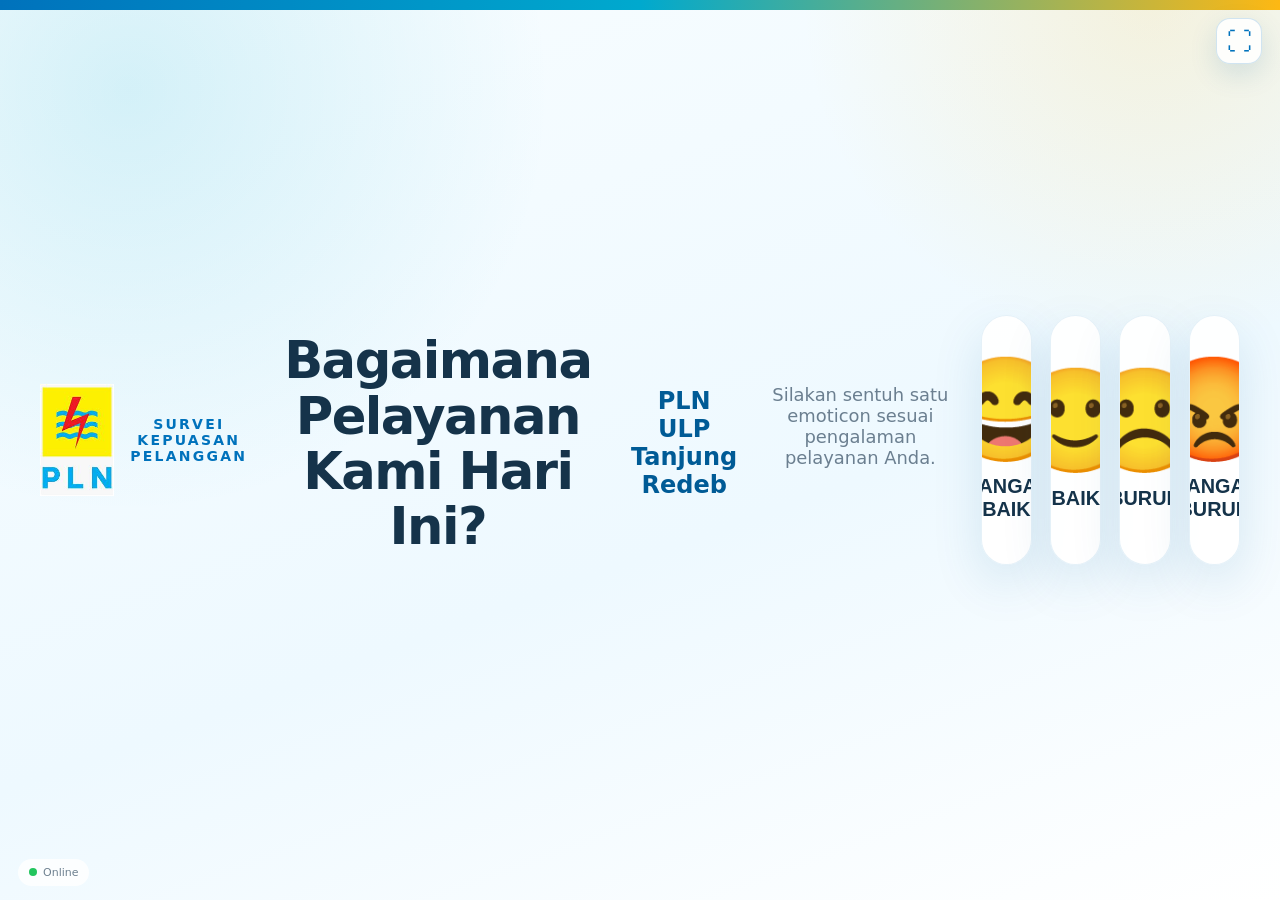
<file: backend-google-apps-script/Index.html>
<!doctype html>
<html lang="id">
<head>
  <base target="_top">
  <meta charset="utf-8">
  <meta name="viewport" content="width=device-width,initial-scale=1,maximum-scale=1,user-scalable=no">
  <meta name="theme-color" content="#0072BC">
  <style>
    :root{--b:#0072bc;--d:#005b96;--c:#00a9ce;--y:#fdb813;--t:#00a99d;--ink:#15334a;--muted:#6b7f90}*{box-sizing:border-box}html,body{margin:0;width:100%;height:100%;min-height:100%;font-family:Inter,system-ui,-apple-system,"Segoe UI",Arial,sans-serif;color:var(--ink);background:#f4fbff}body{width:100vw;height:100vh;height:100dvh;min-height:100vh;overflow:hidden}.app{width:100vw;height:100vh;height:100dvh;min-height:100vh;display:flex;flex-direction:column;background:radial-gradient(circle at 10% 10%,rgba(0,169,206,.14),transparent 30%),radial-gradient(circle at 90% 0%,rgba(253,184,19,.14),transparent 24%),linear-gradient(160deg,#f8fdff,#eef9ff 58%,#fff)}.accent{height:10px;background:linear-gradient(90deg,var(--b),var(--c),var(--y))}.main{flex:1;min-height:0;display:flex;align-items:center;justify-content:center;padding:clamp(12px,2vh,24px) clamp(14px,2.5vw,28px) clamp(28px,4vh,42px)}.panel{width:min(1200px,100%);text-align:center}.brand{display:inline-flex;align-items:center;gap:16px;margin-bottom:12px}.brand-logo{width:min(78px,10vw);height:auto;max-height:min(13vh,112px);object-fit:contain;display:block}.pln{font-weight:900;color:var(--b);font-size:50px;line-height:.9;text-align:left}.pln small{display:block;font-size:13px;color:#5e7180;letter-spacing:.08em;margin-top:8px}.eye{font-size:14px;font-weight:850;letter-spacing:.16em;text-transform:uppercase;color:var(--b)}h1{font-size:clamp(28px,4vw,54px);line-height:1.08;margin:8px 0 0;font-weight:850;letter-spacing:-.03em}.sub{font-size:clamp(17px,2vw,24px);font-weight:750;color:var(--d);margin:10px 0 4px}.hint{font-size:clamp(13px,1.4vw,18px);color:var(--muted);margin:0 0 28px}.grid{display:grid;grid-template-columns:repeat(4,minmax(0,1fr));gap:18px}.rate{appearance:none;border:1px solid rgba(0,114,188,.10);background:rgba(255,255,255,.94);border-radius:28px;height:clamp(175px,31vh,250px);min-height:0;box-shadow:0 18px 50px rgba(0,91,150,.13);cursor:pointer;display:flex;flex-direction:column;align-items:center;justify-content:center;transition:.18s ease;position:relative;overflow:hidden;color:var(--ink)}.rate:hover{transform:translateY(-7px) scale(1.015)}.rate:active{transform:scale(.97)}.rate[disabled]{pointer-events:none;opacity:.72}.emo{font-size:clamp(68px,8vw,112px);line-height:1}.label{font-weight:850;font-size:clamp(14px,1.55vw,20px);margin-top:14px}.status{position:fixed;left:18px;bottom:14px;font-size:11px;color:#6d8090;background:#ffffffcc;padding:7px 11px;border-radius:999px}.dot{display:inline-block;width:8px;height:8px;border-radius:50%;margin-right:6px;background:#22c55e}.offline .dot{background:#f59e0b}.overlay{position:fixed;inset:0;background:rgba(0,68,110,.42);backdrop-filter:blur(10px);display:grid;place-items:center;padding:24px;opacity:0;visibility:hidden;transition:.22s;z-index:20}.overlay.show{opacity:1;visibility:visible}.card{width:min(620px,94vw);background:#fff;border-radius:34px;padding:38px 30px;box-shadow:0 30px 90px rgba(0,54,92,.28);text-align:center}.check{width:88px;height:88px;border-radius:50%;display:grid;place-items:center;margin:0 auto 18px;background:linear-gradient(145deg,var(--c),var(--t));color:#fff;font-size:48px;font-weight:900}.card h2{font-size:42px;margin:0 0 10px}.card p{font-size:18px;color:var(--muted);line-height:1.55;margin:0}@media(max-width:820px){body{overflow:hidden}.main{padding:clamp(10px,1.8vh,18px) 12px 42px;align-items:center}.grid{grid-template-columns:repeat(2,minmax(0,1fr));gap:14px}.rate{height:clamp(150px,30vh,205px);min-height:0}.brand{transform:scale(.88)}}@media(max-width:430px){.main{padding:18px 12px 58px}.grid{gap:10px}.rate{height:clamp(135px,28vh,170px);min-height:0;border-radius:20px}.label{font-size:13px}}
  .fs{position:fixed;top:18px;right:18px;z-index:30;width:46px;height:46px;border:1px solid rgba(0,114,188,.18);border-radius:14px;background:#ffffffdd;backdrop-filter:blur(10px);color:var(--b);font-size:25px;cursor:pointer;display:grid;place-items:center;box-shadow:0 10px 28px rgba(0,91,150,.14)}:fullscreen .fs{opacity:.4}:fullscreen .fs:hover{opacity:1}@media(max-width:430px){.fs{width:40px;height:40px;top:10px;right:10px;font-size:21px}}</style>
</head>
<body>
<div class="app"><div class="accent"></div><button class="fs" id="fs" type="button" title="Fullscreen" aria-label="Fullscreen">⛶</button><main class="main"><section class="panel">
  <div class="brand"><img class="brand-logo" src="[data-uri]" </div>
  <div class="eye">Survei Kepuasan Pelanggan</div><h1 id="title">Bagaimana Pelayanan Kami Hari Ini?</h1><p class="sub" id="unit">PLN ULP Tanjung Redeb</p><p class="hint">Silakan sentuh satu emoticon sesuai pengalaman pelayanan Anda.</p>
  <div class="grid">
    <button class="rate" data-rating="😄" data-category="SANGAT BAIK" data-score="4"><span class="emo">😄</span><span class="label">SANGAT BAIK</span></button>
    <button class="rate" data-rating="🙂" data-category="BAIK" data-score="3"><span class="emo">🙂</span><span class="label">BAIK</span></button>
    <button class="rate" data-rating="☹️" data-category="BURUK" data-score="2"><span class="emo">☹️</span><span class="label">BURUK</span></button>
    <button class="rate" data-rating="😡" data-category="SANGAT BURUK" data-score="1"><span class="emo">😡</span><span class="label">SANGAT BURUK</span></button>
  </div>
</section></main><div class="status" id="status"><span class="dot"></span><span id="st">Online</span></div></div>
<div class="overlay" id="ov"><div class="card"><div class="check">✓</div><h2>Terima Kasih</h2><p>Penilaian Anda sangat berarti bagi peningkatan pelayanan PLN ULP Tanjung Redeb.</p></div></div>
<script>
const fs=document.getElementById('fs');async function toggleFS(){try{if(!document.fullscreenElement){await document.documentElement.requestFullscreen()}else{await document.exitFullscreen()}}catch(e){console.warn(e)}}if(fs){fs.onclick=toggleFS;document.addEventListener('fullscreenchange',()=>{fs.textContent=document.fullscreenElement?'×':'⛶';fs.title=document.fullscreenElement?'Keluar fullscreen':'Fullscreen'})};
const buttons=[...document.querySelectorAll('.rate')],ov=document.getElementById('ov'),status=document.getElementById('status'),st=document.getElementById('st');let locked=false,publicCfg={device:'TABLET-01',location:'Kantor PLN ULP Tanjung Redeb',counter:'Ruang Pelayanan'};const Q='pln_gas_queue_v1';
function id(){return (crypto.randomUUID?crypto.randomUUID():'id-'+Date.now()+'-'+Math.random().toString(16).slice(2))}function q(){try{return JSON.parse(localStorage.getItem(Q)||'[]')}catch{return[]}}function sq(v){localStorage.setItem(Q,JSON.stringify(v))}function net(){status.classList.toggle('offline',!navigator.onLine);st.textContent=navigator.onLine?'Online':'Offline • akan disinkronkan otomatis'}
function send(p){return new Promise((resolve,reject)=>google.script.run.withSuccessHandler(resolve).withFailureHandler(reject).saveSurvey(p))}
async function flush(){if(!navigator.onLine)return;const a=q();if(!a.length)return;const left=[];for(const p of a){try{await send(p)}catch(e){left.push(p)}}sq(left)}
buttons.forEach(b=>b.onclick=async()=>{if(locked)return;locked=true;buttons.forEach(x=>x.disabled=true);const p={rating:b.dataset.rating,category:b.dataset.category,score:+b.dataset.score,device:publicCfg.device,location:publicCfg.location,counter:publicCfg.counter,syncId:id(),clientTimestamp:new Date().toISOString()};try{if(!navigator.onLine)throw 0;await send(p)}catch(e){const a=q();a.push(p);sq(a)}ov.classList.add('show');setTimeout(()=>{ov.classList.remove('show');buttons.forEach(x=>x.disabled=false);locked=false},2600)});
window.addEventListener('online',()=>{net();flush()});window.addEventListener('offline',net);net();google.script.run.withSuccessHandler(c=>{publicCfg={...publicCfg,...c};if(c.title)document.getElementById('title').textContent=c.title;if(c.unit)document.getElementById('unit').textContent=c.unit;flush()}).getPublicConfig();
</script>
</body></html>
</file>
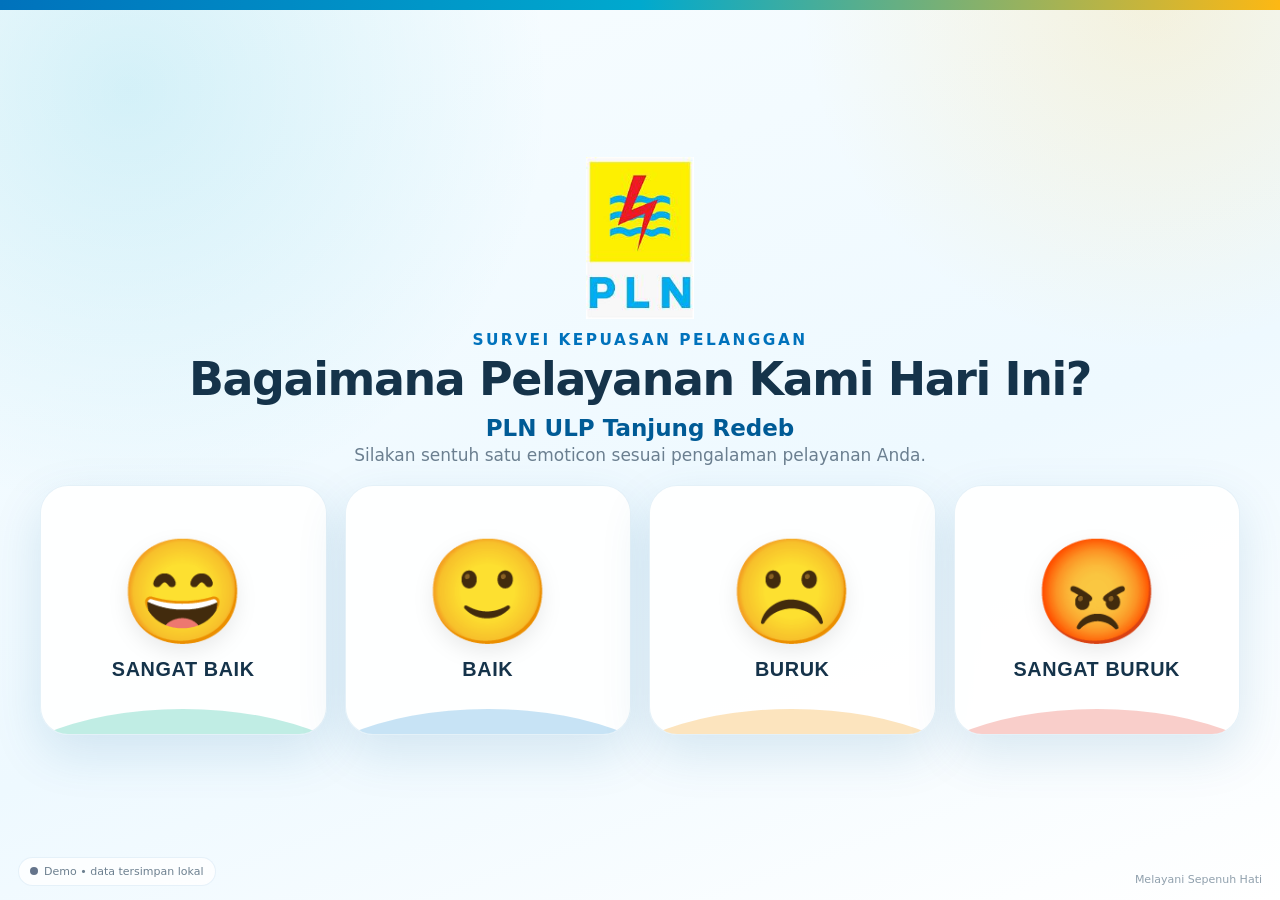
<file: app/src/main/assets/web/index.html>
<!doctype html>
<html lang="id">
<head>
  <meta charset="utf-8" />
  <meta name="viewport" content="width=device-width,initial-scale=1,maximum-scale=1,user-scalable=no" />
  <meta name="theme-color" content="#0072BC" />
  <title>Kepuasan Pelanggan - PLN ULP Tanjung Redeb</title>
  <link rel="stylesheet" href="styles.css" />
</head>
<body>
  <div class="app-shell">
    <div class="top-accent"></div>
    <button class="fullscreen-btn" id="fullscreenBtn" type="button" aria-label="Tampilan layar penuh" title="Fullscreen">⛶</button>
    <main class="main">
      <section class="panel" aria-labelledby="survey-title">
        <img class="logo" src="assets/logo-pln.jpg" alt="PLN ULP Tanjung Redeb" />
        <div class="eyebrow">Survei Kepuasan Pelanggan</div>
        <h1 id="survey-title">Bagaimana Pelayanan Kami Hari Ini?</h1>
        <p class="subtitle">PLN ULP Tanjung Redeb</p>
        <p class="hint">Silakan sentuh satu emoticon sesuai pengalaman pelayanan Anda.</p>

        <div class="rating-grid" id="ratingGrid">
          <button class="rating-btn excellent" data-category="SANGAT BAIK" data-score="4" data-rating="😄" aria-label="Sangat Baik">
            <span class="emoji">😄</span><span class="rating-label">SANGAT BAIK</span>
          </button>
          <button class="rating-btn good" data-category="BAIK" data-score="3" data-rating="🙂" aria-label="Baik">
            <span class="emoji">🙂</span><span class="rating-label">BAIK</span>
          </button>
          <button class="rating-btn bad" data-category="BURUK" data-score="2" data-rating="☹️" aria-label="Buruk">
            <span class="emoji">☹️</span><span class="rating-label">BURUK</span>
          </button>
          <button class="rating-btn very-bad" data-category="SANGAT BURUK" data-score="1" data-rating="😡" aria-label="Sangat Buruk">
            <span class="emoji">😡</span><span class="rating-label">SANGAT BURUK</span>
          </button>
        </div>
      </section>
    </main>

    <div class="status demo" id="status"><span class="dot"></span><span id="statusText">Demo • data tersimpan lokal</span></div>
    <div class="footer-mark">Melayani Sepenuh Hati</div>
  </div>

  <div class="overlay" id="thanksOverlay" aria-hidden="true">
    <div class="thanks-card">
      <div class="check">✓</div>
      <h2>Terima Kasih</h2>
      <p>Penilaian Anda sangat berarti bagi peningkatan pelayanan PLN ULP Tanjung Redeb.</p>
    </div>
  </div>

  <script src="config.js"></script>
  <script src="app.js"></script>
</body>
</html>
</file>
<file: app/src/main/assets/web/styles.css>
:root {
  --pln-blue: #0072bc;
  --pln-dark: #005b96;
  --pln-cyan: #00a9ce;
  --pln-yellow: #fdb813;
  --pln-teal: #00a99d;
  --bg: #f4fbff;
  --ink: #15334a;
  --muted: #6b7f90;
  --card: #ffffff;
  --shadow: 0 18px 50px rgba(0, 91, 150, .13);
}
*{box-sizing:border-box}
html,body{margin:0;width:100%;height:100%;min-height:100%;font-family:Inter,ui-sans-serif,system-ui,-apple-system,"Segoe UI",Roboto,Arial,sans-serif;color:var(--ink);background:var(--bg)}
body{width:100vw;height:100vh;height:100dvh;min-height:100vh;overflow:hidden}
.app-shell{width:100vw;height:100vh;height:100dvh;min-height:100vh;display:flex;flex-direction:column;position:relative;background:
  radial-gradient(circle at 10% 10%, rgba(0,169,206,.14), transparent 30%),
  radial-gradient(circle at 90% 0%, rgba(253,184,19,.14), transparent 24%),
  linear-gradient(160deg,#f8fdff 0%,#eef9ff 58%,#ffffff 100%)}
.top-accent{height:10px;background:linear-gradient(90deg,var(--pln-blue),var(--pln-cyan),var(--pln-yellow))}
.main{flex:1;min-height:0;display:flex;align-items:center;justify-content:center;padding:clamp(12px,2vh,24px) clamp(14px,2.5vw,28px) clamp(28px,4vh,42px)}
.panel{width:min(1200px,100%);text-align:center}
.logo{width:min(138px,28vw);max-height:min(18vh,175px);height:auto;margin:0 auto clamp(6px,1.3vh,12px);display:block;object-fit:contain}
.eyebrow{font-size:clamp(12px,1.2vw,16px);font-weight:800;letter-spacing:.16em;text-transform:uppercase;color:var(--pln-blue);margin:6px 0 6px}
h1{font-size:clamp(25px,min(4vw,5.1vh),52px);line-height:1.08;margin:0;font-weight:850;letter-spacing:-.03em}
.subtitle{font-size:clamp(15px,min(2vw,2.6vh),23px);font-weight:750;color:var(--pln-dark);margin:10px 0 4px}
.hint{font-size:clamp(12px,min(1.4vw,2vh),17px);color:var(--muted);margin:0 0 clamp(10px,2.2vh,22px)}
.rating-grid{display:grid;grid-template-columns:repeat(4,minmax(0,1fr));gap:clamp(10px,1.5vw,18px)}
.rating-btn{appearance:none;border:1px solid rgba(0,114,188,.10);background:rgba(255,255,255,.92);border-radius:28px;padding:25px 14px 22px;height:clamp(175px,31vh,250px);min-height:0;box-shadow:var(--shadow);cursor:pointer;transition:transform .18s ease,box-shadow .18s ease,border-color .18s ease;display:flex;flex-direction:column;align-items:center;justify-content:center;position:relative;overflow:hidden;color:var(--ink);-webkit-tap-highlight-color:transparent}
.rating-btn::after{content:"";position:absolute;inset:auto -20% -62% -20%;height:72%;border-radius:50%;background:var(--tint);opacity:.34;pointer-events:none}
.rating-btn:hover,.rating-btn:focus-visible{transform:translateY(-7px) scale(1.015);box-shadow:0 24px 58px rgba(0,91,150,.18);outline:none;border-color:rgba(0,114,188,.28)}
.rating-btn:active{transform:scale(.97)}
.rating-btn[disabled]{cursor:default;pointer-events:none;opacity:.72}
.emoji{font-size:clamp(62px,min(8vw,13vh),108px);line-height:1;filter:drop-shadow(0 8px 10px rgba(0,0,0,.08));position:relative;z-index:1}
.rating-label{font-size:clamp(14px,1.55vw,20px);font-weight:850;letter-spacing:.03em;margin-top:14px;position:relative;z-index:1}
.excellent{--tint:#48c9b0}.good{--tint:#5dade2}.bad{--tint:#f5b041}.very-bad{--tint:#ec7063}
.status{position:fixed;left:18px;bottom:14px;font-size:11px;color:#6d8090;background:rgba(255,255,255,.78);border:1px solid rgba(0,114,188,.09);padding:7px 11px;border-radius:999px;backdrop-filter:blur(8px)}
.status .dot{display:inline-block;width:8px;height:8px;border-radius:50%;margin-right:6px;background:#22c55e}.status.offline .dot{background:#f59e0b}.status.demo .dot{background:#64748b}
.footer-mark{position:fixed;right:18px;bottom:14px;font-size:11px;color:#90a0ad}
.overlay{position:fixed;inset:0;background:rgba(0,68,110,.42);backdrop-filter:blur(10px);display:grid;place-items:center;padding:24px;opacity:0;visibility:hidden;transition:.22s ease;z-index:20}
.overlay.show{opacity:1;visibility:visible}
.thanks-card{width:min(620px,94vw);background:#fff;border-radius:34px;padding:38px 30px;box-shadow:0 30px 90px rgba(0,54,92,.28);text-align:center;transform:translateY(16px) scale(.98);transition:.22s ease}
.overlay.show .thanks-card{transform:translateY(0) scale(1)}
.check{width:88px;height:88px;border-radius:50%;display:grid;place-items:center;margin:0 auto 18px;background:linear-gradient(145deg,var(--pln-cyan),var(--pln-teal));color:#fff;font-size:48px;font-weight:900;box-shadow:0 16px 32px rgba(0,169,206,.24)}
.thanks-card h2{font-size:clamp(30px,4vw,46px);margin:0 0 10px}.thanks-card p{font-size:clamp(15px,1.8vw,20px);color:var(--muted);line-height:1.55;margin:0}
.pulse{animation:pulse .48s ease}@keyframes pulse{50%{transform:scale(1.08)}}
@media (max-width:820px){body{overflow:hidden}.main{padding:clamp(10px,1.8vh,18px) 12px 42px;align-items:center}.rating-grid{grid-template-columns:repeat(2,minmax(0,1fr));gap:14px}.rating-btn{height:clamp(150px,30vh,205px);min-height:0;border-radius:24px;padding:14px 10px}.logo{margin-top:4px}.hint{margin-bottom:20px}}
@media (max-width:430px){.main{padding:18px 12px 58px}.rating-grid{gap:10px}.rating-btn{height:clamp(135px,28vh,170px);min-height:0;border-radius:20px}.rating-label{font-size:13px}.footer-mark{display:none}.status{left:12px;bottom:10px}}
@media (prefers-reduced-motion:reduce){*{transition:none!important;animation:none!important}}

.fullscreen-btn{position:fixed;top:18px;right:18px;z-index:30;width:46px;height:46px;border:1px solid rgba(0,114,188,.18);border-radius:14px;background:rgba(255,255,255,.88);backdrop-filter:blur(10px);color:var(--pln-blue);font-size:25px;line-height:1;cursor:pointer;box-shadow:0 10px 28px rgba(0,91,150,.14);display:grid;place-items:center;-webkit-tap-highlight-color:transparent}.fullscreen-btn:hover{transform:translateY(-1px);box-shadow:0 14px 30px rgba(0,91,150,.18)}.fullscreen-btn:active{transform:scale(.95)}:fullscreen .fullscreen-btn{opacity:.38}:fullscreen .fullscreen-btn:hover{opacity:1}@media(max-height:700px) and (min-width:821px){.logo{width:105px;max-height:105px}.eyebrow{margin:2px 0 3px}h1{font-size:clamp(25px,4.5vh,40px)}.subtitle{margin:5px 0 2px}.hint{margin-bottom:9px}.rating-btn{height:clamp(145px,30vh,195px);padding:12px}.emoji{font-size:clamp(58px,12vh,88px)}.rating-label{margin-top:7px}}@media(max-width:430px){.fullscreen-btn{width:40px;height:40px;top:10px;right:10px;font-size:21px}.logo{width:92px;max-height:110px}.eyebrow{font-size:10px}h1{font-size:clamp(22px,6.2vw,30px)}.subtitle{font-size:14px}.hint{font-size:11px;margin-bottom:9px}.rating-grid{gap:8px}.rating-btn{height:clamp(125px,27vh,160px);padding:10px 6px}.emoji{font-size:clamp(54px,14vw,74px)}}

/* Native APK sudah fullscreen/kiosk */
.fullscreen-btn,#fullscreenBtn,#fs{display:none!important}

/* V4 native kiosk */
.fullscreen-btn,#fullscreenBtn,#fs{display:none!important}
</file>
